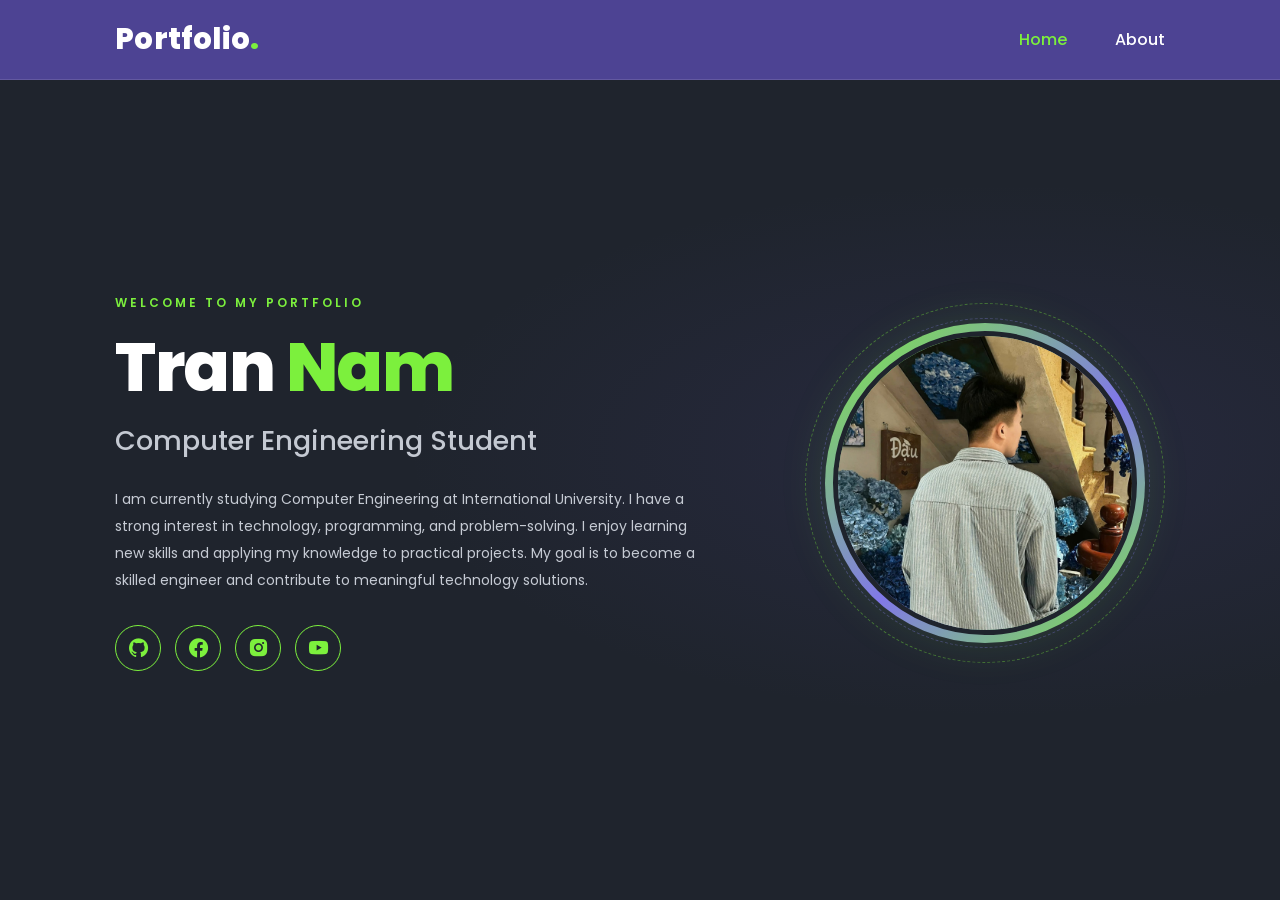
<file: index.html>
<!DOCTYPE html>
<html lang="en">
<head>
    <meta charset="UTF-8">
    <meta name="viewport" content="width=device-width, initial-scale=1.0">
    <meta name="description" content="Tran Nam's personal portfolio">
    <title>Tran Nam | Portfolio</title>
    <link rel="stylesheet" href="TranNam.css">
    <link href="https://unpkg.com/boxicons@2.1.4/css/boxicons.min.css" rel="stylesheet">
    <link rel="preconnect" href="https://fonts.googleapis.com">
    <link rel="preconnect" href="https://fonts.gstatic.com" crossorigin>
    <link href="https://fonts.googleapis.com/css2?family=Poppins:wght@300;400;500;600;700;800&display=swap" rel="stylesheet">
</head>
<body>
    <nav class="navbar">
        <a href="index.html" class="logo">Portfolio<span>.</span></a>
        <ul>
            <li class="active"><a href="index.html">Home</a></li>
            <li><a href="about.html">About</a></li>
        </ul>
    </nav>

    <main>
        <section class="home">
            <div class="home-info">
                <p class="eyebrow">WELCOME TO MY PORTFOLIO</p>
                <h1>Tran <span>Nam</span></h1>
                <h2>Computer Engineering Student</h2>
                <p class="intro">
                    I am currently studying Computer Engineering at International University.
                    I have a strong interest in technology, programming, and problem-solving.
                    I enjoy learning new skills and applying my knowledge to practical projects.
                    My goal is to become a skilled engineer and contribute to meaningful technology solutions.
                </p>
                <div class="social-links" aria-label="Social media links">
                    <a href="https://github.com/trantiennam-dq" target="_blank" rel="noopener noreferrer" aria-label="GitHub"><i class="bx bxl-github"></i></a>
                    <!-- Replace # with your social profile URLs when available. -->
                    <a href="https://www.facebook.com/tran.nam.592724/" target="_blank" rel="noopener noreferrer" aria-label="Facebook"><i class="bx bxl-facebook-circle"></i></a>
                    <a href="#" aria-label="Instagram"><i class="bx bxl-instagram-alt"></i></a>
                    <a href="#" aria-label="YouTube"><i class="bx bxl-youtube"></i></a>
                </div>
            </div>

            <div class="home-img">
                <div class="img-box">
                    <img src="images/profile.jpg" alt="Tran Nam profile photo">
                </div>
                <span class="orbit orbit-one"></span>
                <span class="orbit orbit-two"></span>
            </div>
        </section>
    </main>
</body>
</html>
</file>
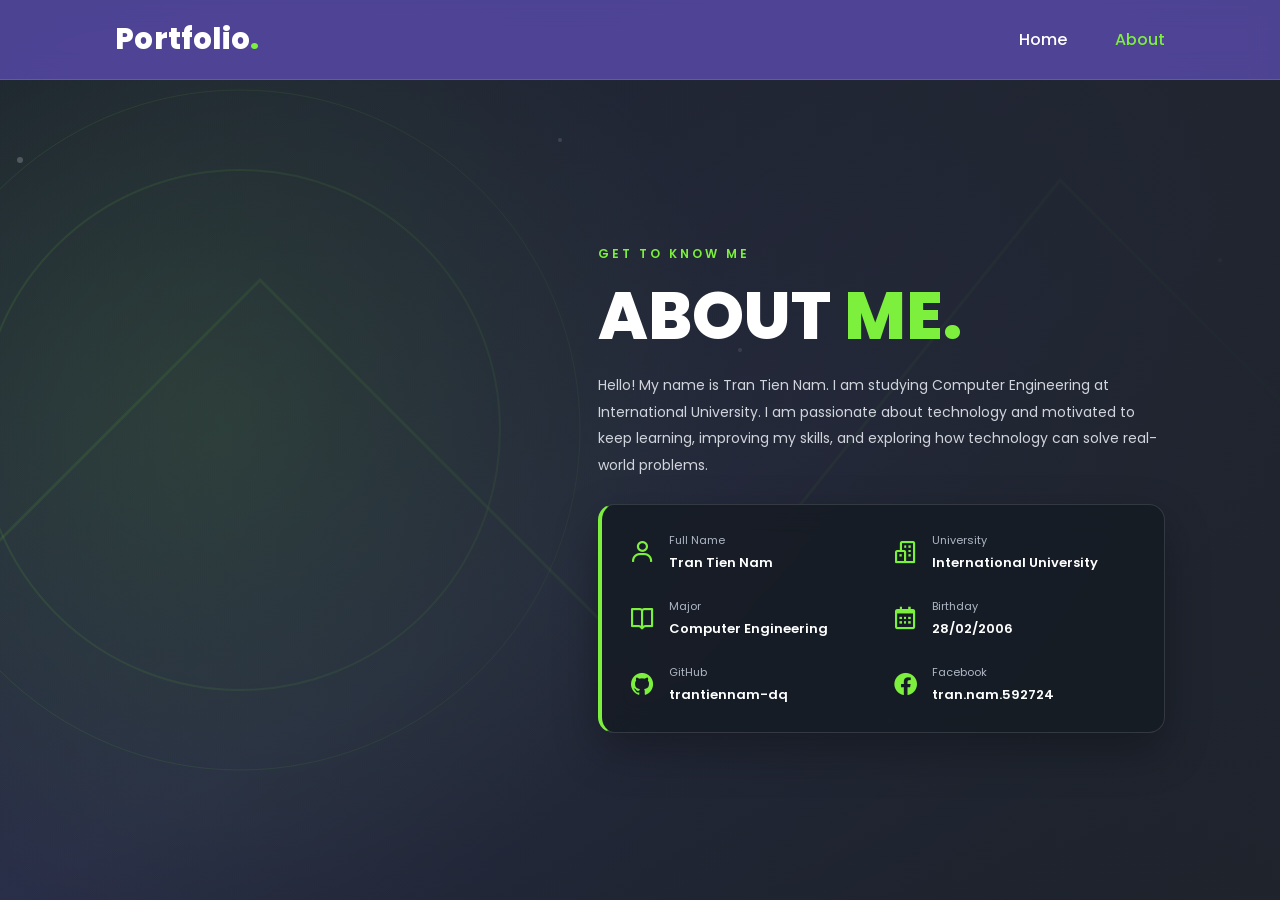
<file: about.html>
<!DOCTYPE html>
<html lang="en">
<head>
    <meta charset="UTF-8">
    <meta name="viewport" content="width=device-width, initial-scale=1.0">
    <meta name="description" content="Learn more about Tran Nam">
    <title>About Me | Tran Nam</title>
    <link rel="stylesheet" href="TranNam.css">
    <link href="https://unpkg.com/boxicons@2.1.4/css/boxicons.min.css" rel="stylesheet">
    <link rel="preconnect" href="https://fonts.googleapis.com">
    <link rel="preconnect" href="https://fonts.gstatic.com" crossorigin>
    <link href="https://fonts.googleapis.com/css2?family=Poppins:wght@300;400;500;600;700;800&display=swap" rel="stylesheet">
</head>
<body>
    <nav class="navbar">
        <a href="index.html" class="logo">Portfolio<span>.</span></a>
        <ul>
            <li><a href="index.html">Home</a></li>
            <li class="active"><a href="about.html">About</a></li>
        </ul>
    </nav>

    <main>
        <section class="about-section">
            <div class="about-container">
                <div class="content-wrapper">
                    <p class="eyebrow">GET TO KNOW ME</p>
                    <h1 class="about-title">ABOUT <span>ME.</span></h1>
                    <p class="about-intro">
                        Hello! My name is Tran Tien Nam. I am studying Computer Engineering
                        at International University. I am passionate about technology
                        and motivated to keep learning, improving my skills, and exploring
                        how technology can solve real-world problems.
                    </p>

                    <div class="about-card">
                        <div class="about-item">
                            <i class="bx bx-user"></i>
                            <div><span>Full Name</span><strong>Tran Tien Nam</strong></div>
                        </div>
                        <div class="about-item">
                            <i class="bx bx-buildings"></i>
                            <div><span>University</span><strong>International University</strong></div>
                        </div>
                        <div class="about-item">
                            <i class="bx bx-book-open"></i>
                            <div><span>Major</span><strong>Computer Engineering</strong></div>
                        </div>
                        <div class="about-item">
                            <i class="bx bx-calendar"></i>
                            <div><span>Birthday</span><strong>28/02/2006</strong></div>
                        </div>
                        <div class="about-item github-item">
                            <i class="bx bxl-github"></i>
                            <div><span>GitHub</span><a href="https://github.com/trantiennam-dq" target="_blank" rel="noopener noreferrer">trantiennam-dq</a></div>
                        </div>
                        <div class="about-item github-item">
                            <i class="bx bxl-facebook-circle"></i>
                            <div><span>Facebook</span><a href="https://www.facebook.com/tran.nam.592724/" target="_blank" rel="noopener noreferrer">tran.nam.592724</a></div>
                        </div>
                    </div>
                </div>
            </div>
        </section>
    </main>
</body>
</html>
</file>
<file: TranNam.css>
@import url('https://fonts.googleapis.com/css2?family=Poppins:wght@300;400;500;600;700;800&display=swap');

:root {
    --background: #1f242d;
    --background-soft: #292f3a;
    --navbar: #51469b;
    --accent: #7cf03d;
    --white: #ffffff;
    --muted: #c4c9d2;
}

* { margin: 0; padding: 0; box-sizing: border-box; font-family: 'Poppins', sans-serif; }
html { scroll-behavior: smooth; }
body { min-height: 100vh; background: var(--background); color: var(--white); overflow-x: hidden; }
a { color: inherit; text-decoration: none; }


.navbar {
    position: fixed; inset: 0 0 auto 0; width: 100%; min-height: 78px;
    padding: 18px 9%; display: flex; justify-content: space-between; align-items: center;
    background: rgba(81, 70, 155, .94); backdrop-filter: blur(14px);
    border-bottom: 1px solid rgba(255,255,255,.12); z-index: 100;
}
.navbar .logo { font-size: 29px; font-weight: 800; letter-spacing: .2px; }
.navbar .logo span { color: var(--accent); }
.navbar ul { display: flex; align-items: center; gap: 48px; list-style: none; }
.navbar ul li a { font-size: 16px; font-weight: 500; transition: color .25s ease; }
.navbar ul li:hover a, .navbar ul li.active a { color: var(--accent); }


.home {
    min-height: 100vh; display: flex; align-items: center; justify-content: space-between;
    gap: 56px; padding: 130px 9% 65px; position: relative;
    background: radial-gradient(ellipse at 78% 50%, rgba(81,70,155,.16), transparent 42%);
}
.home-info { max-width: 620px; position: relative; z-index: 2; }
.eyebrow { color: var(--accent); font-size: 12px; font-weight: 600; letter-spacing: 3px; margin-bottom: 17px; }
.home-info h1 { font-size: clamp(44px, 5.5vw, 68px); line-height: 1.15; font-weight: 800; letter-spacing: -1.5px; }
.home-info h1 span, .about-title span { color: var(--accent); }
.home-info h2 { margin-top: 13px; color: var(--muted); font-size: clamp(19px, 2.3vw, 27px); font-weight: 500; }
.intro { margin: 25px 0 30px; color: #c6cbd4; font-size: 14px; line-height: 1.95; max-width: 590px; }
.social-links { display: flex; align-items: center; gap: 14px; }
.social-links a {
    width: 46px; height: 46px; display: inline-flex; justify-content: center; align-items: center;
    border: 1.5px solid var(--accent); border-radius: 50%; color: var(--accent); font-size: 23px;
    transition: transform .25s ease, background .25s ease, color .25s ease, box-shadow .25s ease;
}
.social-links a:hover { transform: translateY(-5px); background: var(--accent); color: var(--background); box-shadow: 0 8px 24px rgba(124,240,61,.22); }
.home-img { width: 360px; height: 360px; flex: 0 0 360px; position: relative; display: grid; place-items: center; }
.img-box {
    width: 320px; height: 320px; padding: 8px; border-radius: 50%; position: relative; z-index: 2;
    background: linear-gradient(140deg, var(--accent), #8178e8 55%, var(--accent));
    box-shadow: 0 0 48px rgba(124,240,61,.13);
    transition: transform .35s ease;
}
.img-box:hover { transform: scale(1.035); }
.img-box img { display: block; width: 100%; height: 100%; object-fit: cover; border-radius: 50%; border: 5px solid var(--background); }
.orbit { position: absolute; border: 1px dashed rgba(124,240,61,.38); border-radius: 50%; inset: 0; animation: rotate 24s linear infinite; }
.orbit-two { inset: 15px; border-color: rgba(129,120,232,.35); animation-direction: reverse; animation-duration: 32s; }
@keyframes rotate { to { transform: rotate(360deg); } }


.about-section {
    min-height: 100vh; padding-top: 78px; position: relative; display: flex; align-items: center;
    background: linear-gradient(90deg, rgba(31,36,45,.38), rgba(31,36,45,.94)), url('images/about-bg-placeholder.svg') center/cover no-repeat;
}
.about-container { width: 100%; display: flex; justify-content: flex-end; align-items: center; padding: 65px 9%; position: relative; z-index: 1; }
.content-wrapper { width: min(54%, 650px); }
.about-title { font-size: clamp(44px, 5.2vw, 66px); font-weight: 800; line-height: 1.12; margin-bottom: 18px; }
.about-intro { color: #d0d4dc; font-size: 14px; line-height: 1.9; margin-bottom: 25px; }
.about-card {
    display: grid; grid-template-columns: 1fr 1fr; gap: 25px 18px; padding: 27px;
    background: rgba(22,27,36,.86); backdrop-filter: blur(14px);
    border: 1px solid rgba(255,255,255,.13); border-left: 4px solid var(--accent);
    border-radius: 16px; box-shadow: 0 18px 45px rgba(0,0,0,.28);
}
.about-item { display: flex; align-items: center; gap: 13px; min-width: 0; }
.about-item > i { color: var(--accent); font-size: 27px; flex: 0 0 auto; }
.about-item span { display: block; color: #aeb7c5; font-size: 11px; margin-bottom: 4px; }
.about-item strong, .about-item a { display: block; color: var(--white); font-size: 13px; font-weight: 600; overflow-wrap: anywhere; }
.about-item a:hover { color: var(--accent); }


@media (max-width: 1000px) {
    .navbar, .home { padding-left: 5%; padding-right: 5%; }
    .home { gap: 28px; }
    .home-img { width: 300px; height: 300px; flex-basis: 300px; }
    .img-box { width: 270px; height: 270px; }
    .about-container { padding-left: 5%; padding-right: 5%; }
    .content-wrapper { width: 62%; }
}
@media (max-width: 760px) {
    .navbar { min-height: 68px; padding: 15px 6%; }
    .navbar .logo { font-size: 24px; }
    .navbar ul { gap: 22px; }
    .navbar ul li a { font-size: 14px; }
    .home { flex-direction: column-reverse; justify-content: center; text-align: center; padding: 110px 6% 50px; gap: 28px; }
    .home-info { width: 100%; }
    .home-info h1 { font-size: 42px; }
    .home-info h2 { font-size: 19px; }
    .intro { font-size: 13px; margin: 18px 0 24px; }
    .social-links { justify-content: center; }
    .home-img { width: 235px; height: 235px; flex-basis: 235px; }
    .img-box { width: 210px; height: 210px; }
    .about-section { padding-top: 68px; background-position: 35% center; }
    .about-container { justify-content: center; padding: 45px 6%; }
    .content-wrapper { width: 100%; max-width: 600px; }
    .about-title { font-size: 46px; }
}
@media (max-width: 430px) {
    .navbar ul { gap: 15px; }
    .navbar ul li a { font-size: 13px; }
    .home-info h1 { font-size: 36px; }
    .about-card { grid-template-columns: 1fr; padding: 22px; gap: 20px; }
}
</file>
